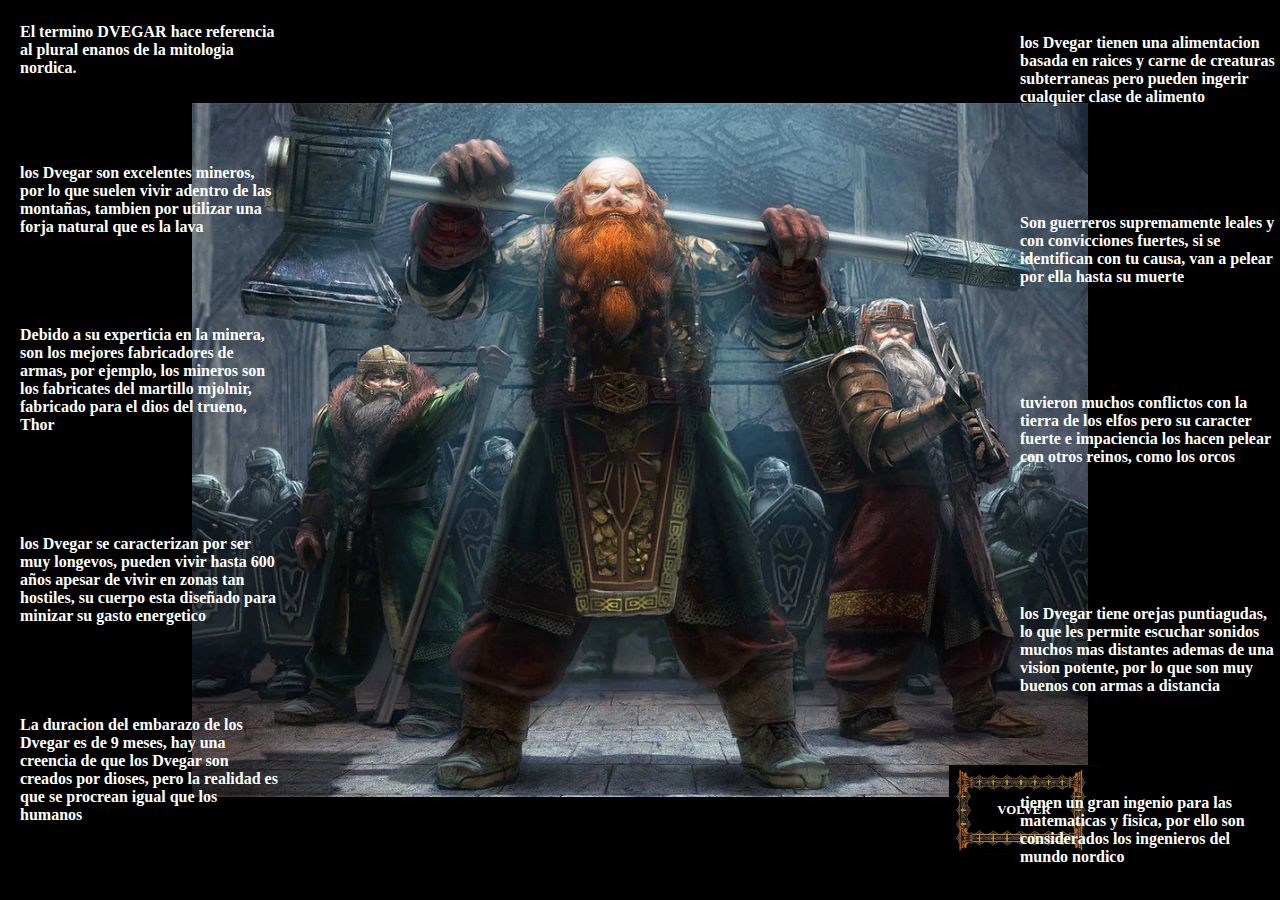
<file: bofur.html>
<!DOCTYPE html>
<html lang="en">
<meta charset="UTF-8"
<head>
    <link rel="stylesheet" href="stylebofur.css">
    <meta charset="UTF-8">
    <meta name="viewport" content="width=device-width, initial-scale=1.0">
    <title>BOFUR</title>
</head>
<body>
    <div class="container">
        <div class="background">
            <a href="index.html" id="principal1" class="principal">VOLVER</a>
        </div>
    </div>
    <div  id="texto-izq-1" class="texto-izquierdo">
        El termino DVEGAR hace referencia al plural enanos
        de la mitologia nordica.
    </div>
    <div id="texto-izq-2" class="texto-izquierdo">
        los Dvegar son excelentes mineros, por lo que suelen vivir
        adentro de las montañas, tambien por utilizar una forja natural
        que es la lava
    </div>
    <div id="texto-izq-3" class="texto-izquierdo">
        Debido a su experticia en la minera, son los mejores fabricadores de armas,
        por ejemplo, los mineros son los fabricates del martillo mjolnir, fabricado
        para el dios del trueno, Thor
    </div>
    <div id="texto-izq-4" class="texto-izquierdo">
        los Dvegar se caracterizan por ser muy longevos, pueden vivir hasta 600 años
        apesar de vivir en zonas tan hostiles, su cuerpo esta diseñado para minizar 
        su gasto energetico
    </div>
    <div id="texto-izq-5" class="texto-izquierdo">
    La duracion del embarazo de los Dvegar es de 9 meses, hay una 
    creencia de que los Dvegar son creados por dioses, pero la realidad
    es que se procrean igual que los humanos
    </div>

    <div id="texto-der-1" class="texto-derecho">
        los Dvegar tienen una alimentacion basada en raices y carne
        de creaturas subterraneas pero pueden ingerir cualquier clase de 
        alimento
    </div>
    <div id="texto-der-2" class="texto-derecho">
        Son guerreros supremamente leales y con convicciones fuertes, 
        si se identifican con tu causa, van a pelear por ella hasta su muerte
    </div>

    <div id="texto-der-3" class="texto-derecho">
        tuvieron muchos conflictos con la tierra de los elfos pero su caracter
        fuerte e impaciencia los hacen pelear con otros reinos, como los orcos
    </div>
    <div id="texto-der-4" class="texto-derecho">
        los Dvegar tiene  orejas puntiagudas, lo que les permite
        escuchar sonidos muchos mas distantes ademas de una vision potente,
        por lo que son muy buenos con armas a distancia
    </div>
    <div id="texto-der-5" class="texto-derecho">
        tienen un gran ingenio para las matematicas y fisica,
        por ello son considerados los ingenieros del mundo nordico
    </div>
    
</body>
</html>
</file>
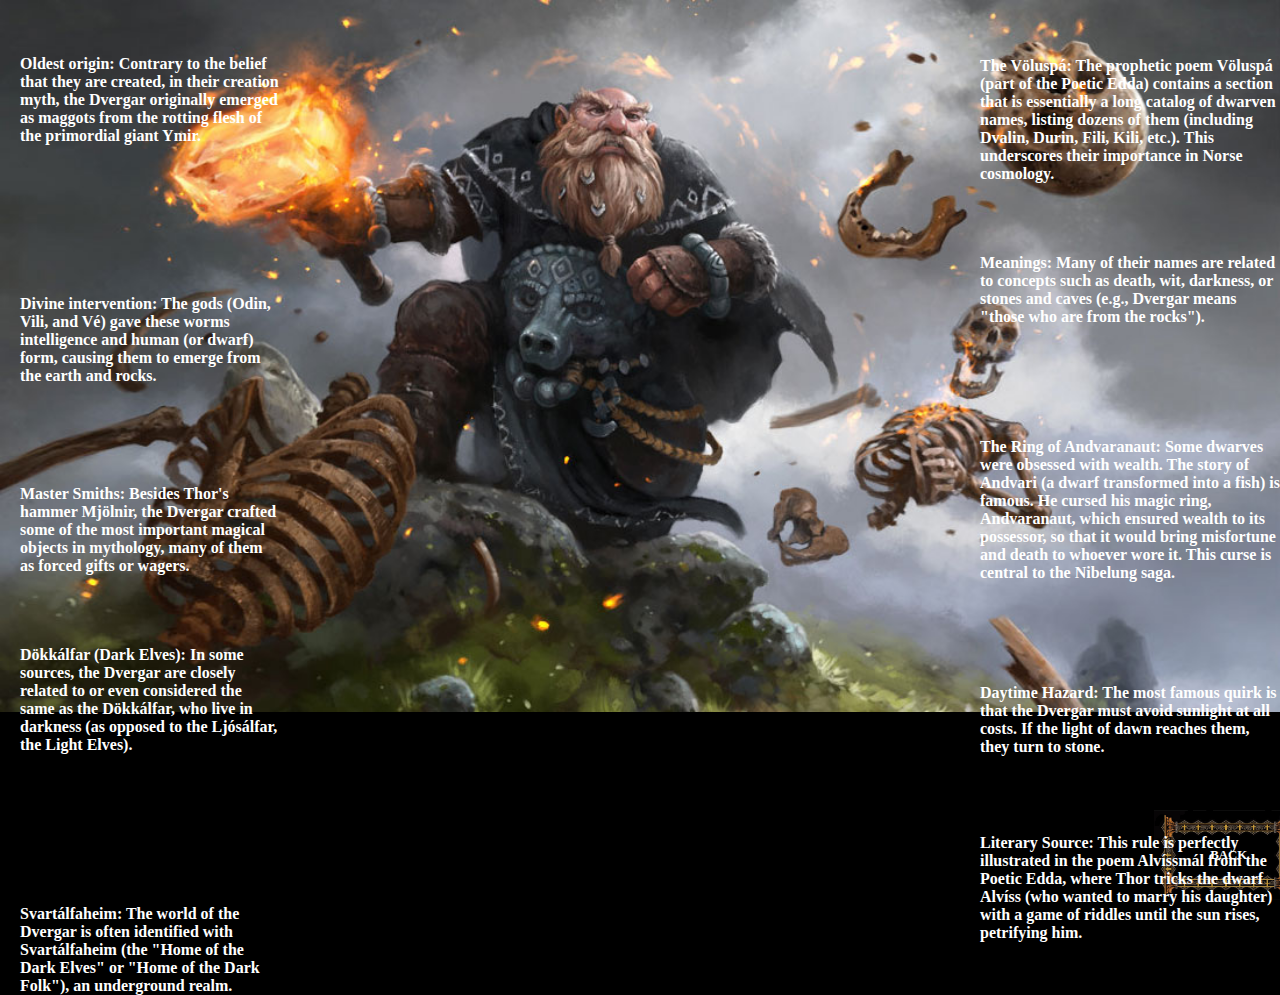
<file: gunnar.html>
<!DOCTYPE html>
<html lang="en">
<meta charset="UTF-8">
<head>
    <link rel="stylesheet" href="gunnar.css">
    <meta charset="UTF-8">
    <meta name="viewport" content="width=device-width, initial-scale=1.0">
    <title>gunnar</title>
</head>
<body>
    
    <div class="container">
        <div class="background">
            <a href="index.html" id="principal1" class="principal">BACK</a>
        </div>
    </div>
    <div  id="texto-izq-1" class="texto-izquierdo">
        Oldest origin: Contrary to the belief that they are created,
        in their creation myth, the Dvergar originally emerged as
        maggots from the rotting flesh of the primordial giant Ymir.
    </div>
    <div id="texto-izq-2" class="texto-izquierdo">
        Divine intervention: The gods (Odin, Vili, and Vé) gave these worms intelligence
        and human (or dwarf) form, causing them to emerge from the earth and rocks.
    </div>
    <div id="texto-izq-3" class="texto-izquierdo">
        Master Smiths: Besides Thor's hammer Mjölnir, the Dvergar crafted
        some of the most important magical objects in mythology, many of them
        as forced gifts or wagers.
    </div>
    <div id="texto-izq-4" class="texto-izquierdo">
        Dökkálfar (Dark Elves): In some sources, the Dvergar are
        closely related to or even considered the same as
        the Dökkálfar, who live in darkness (as opposed to the Ljósálfar, the Light Elves).
    </div>
    <div id="texto-izq-5" class="texto-izquierdo">
    Svartálfaheim: The world of the Dvergar is often identified with Svartálfaheim
    (the "Home of the Dark Elves" or "Home of the Dark Folk"), an underground realm.
    </div>

    <div id="texto-der-1" class="texto-derecho">
        The Völuspá: The prophetic poem Völuspá (part of the Poetic Edda)
        contains a section that is essentially a long catalog of dwarven names,
        listing dozens of them (including Dvalin, Durin, Fili, Kili, etc.).
        This underscores their importance in Norse cosmology.
    </div>
    <div id="texto-der-2" class="texto-derecho">
        Meanings: Many of their names are related to concepts such as death,
        wit, darkness, or stones and caves (e.g., Dvergar means "those who are
        from the rocks").
    </div>

    <div id="texto-der-3" class="texto-derecho">
        The Ring of Andvaranaut: Some dwarves were obsessed with wealth. The story of Andvari
        (a dwarf transformed into a fish) is famous. He cursed his magic ring, Andvaranaut, which ensured
        wealth to its possessor, so that it would bring misfortune and death to whoever wore it. This curse
        is central to the Nibelung saga.
    </div>
    <div id="texto-der-4" class="texto-derecho">
        Daytime Hazard: The most famous quirk is that the Dvergar
        must avoid sunlight at all costs.
        If the light of dawn reaches them, they turn to stone. 
    </div>
    <div id="texto-der-5" class="texto-derecho">
        Literary Source: This rule is perfectly illustrated in the poem
        Alvíssmál from the Poetic Edda, where Thor tricks the dwarf Alvíss
        (who wanted to marry his daughter) with a game of riddles until the sun rises, petrifying him.
    </div>
</body>
</html>
</file>
<file: stylebofur.css>
html,body{
    height: 100%;
    margin: 0;
    padding: 0;
    background-color: black;
}
body{
    background-image: url(bofur.jpg);
    background-size: cover;
    background-repeat: no-repeat;
    background-position: center;
    background-size: 70% auto;
}

.principal{
    position: absolute;
    display: block;
    width: 150px;
    height: 150px;
    text-align: center;
    line-height: 150px;
    color: white;
    font-weight: bold;
    font-size: 0.8rem;
    text-decoration: none;
    background-size: contain;
    background-repeat: no-repeat;
    background-position: no-repeat;
    background-position: center;
    border-radius: 10px;

}

#principal1{
    top: 90%;
    left: 80%;
    transform: translate(-50%,-50%);
    background-image: url(fondo-imagenes.jpeg);
}

.texto-izquierdo{
    position: absolute;
    top: 50%;
    left: 0%;
    transform: translateY(-50%);
    padding-left: 20px;
    font-size: 1rem;
    color: white;
    font-weight: bold;
    max-width: 260px;
    word-break: break-word;


}
#texto-izq-1{
    top: 50px;
}
#texto-izq-2{
    top:200px;
}
#texto-izq-3{
    top:380px;
}
#texto-izq-4{
    top:580px
}
#texto-izq-5{
    top:770px;
}

.texto-derecho{
    position: absolute;
    top: 50%;
    right: 0%;
    transform: translateY(-50%);
    padding-left: 20px;
    font-size: 1rem;
    color: white;
    font-weight: bold;
    max-width: 260px;
    word-break: break-word;

}
#texto-der-1{
    top: 70px;
}
#texto-der-2{
    top:250px;
}
#texto-der-3{
    top:430px;
}
#texto-der-4{
    top:650px
}
#texto-der-5{
    top:830px;
}
</file>
<file: gunnar.css>
html,body{
    height: 100%;
    margin: 0;
    padding: 0;
    background-color: black;
}
body{
    background-image: url(enano_martillo_magico.jpg);
    background-size: cover;
    background-repeat: no-repeat;
    background-position: auto;
    background-size: 100% auto;
    
    
}

.principal{
    position: absolute;
    display: block;
    width: 150px;
    height: 150px;
    text-align: center;
    line-height: 150px;
    color: white;
    font-weight: bold;
    font-size: 0.8rem;
    text-decoration: none;
    background-size: contain;
    background-repeat: no-repeat;
    background-position: no-repeat;
    background-position: center;
    border-radius: 10px;

}

#principal1{
    top: 95%;
    left: 96%;
    transform: translate(-50%,-50%);
    background-image: url(fondo-imagenes.jpeg);
}

.texto-izquierdo{
    position: absolute;
    top: 50%;
    left: 0%;
    transform: translateY(-50%);
    padding-left: 20px;
    font-size: 1rem;
    color: white;
    font-weight: bold;
    max-width: 260px;
    word-break: break-word;
    


}
#texto-izq-1{
    top: 100px;
    justify-content: space-between;
}
#texto-izq-2{
    top:340px;
}
#texto-izq-3{
    top:530px;
}
#texto-izq-4{
    top:700px
}
#texto-izq-5{
    top:950px;
}

.texto-derecho{
    position: absolute;
    top: 50%;
    right: 0%;
    transform: translateY(-50%);
    padding-left: 20px;
    font-size: 1rem;
    color: white;
    font-weight: bold;
    max-width: 300px;
    word-break: break-word;

}
#texto-der-1{
    top: 120px;
}
#texto-der-2{
    top:290px;
}
#texto-der-3{
    top:510px;
}
#texto-der-4{
    top:720px
}
#texto-der-5{
    top:888px;
}
</file>
